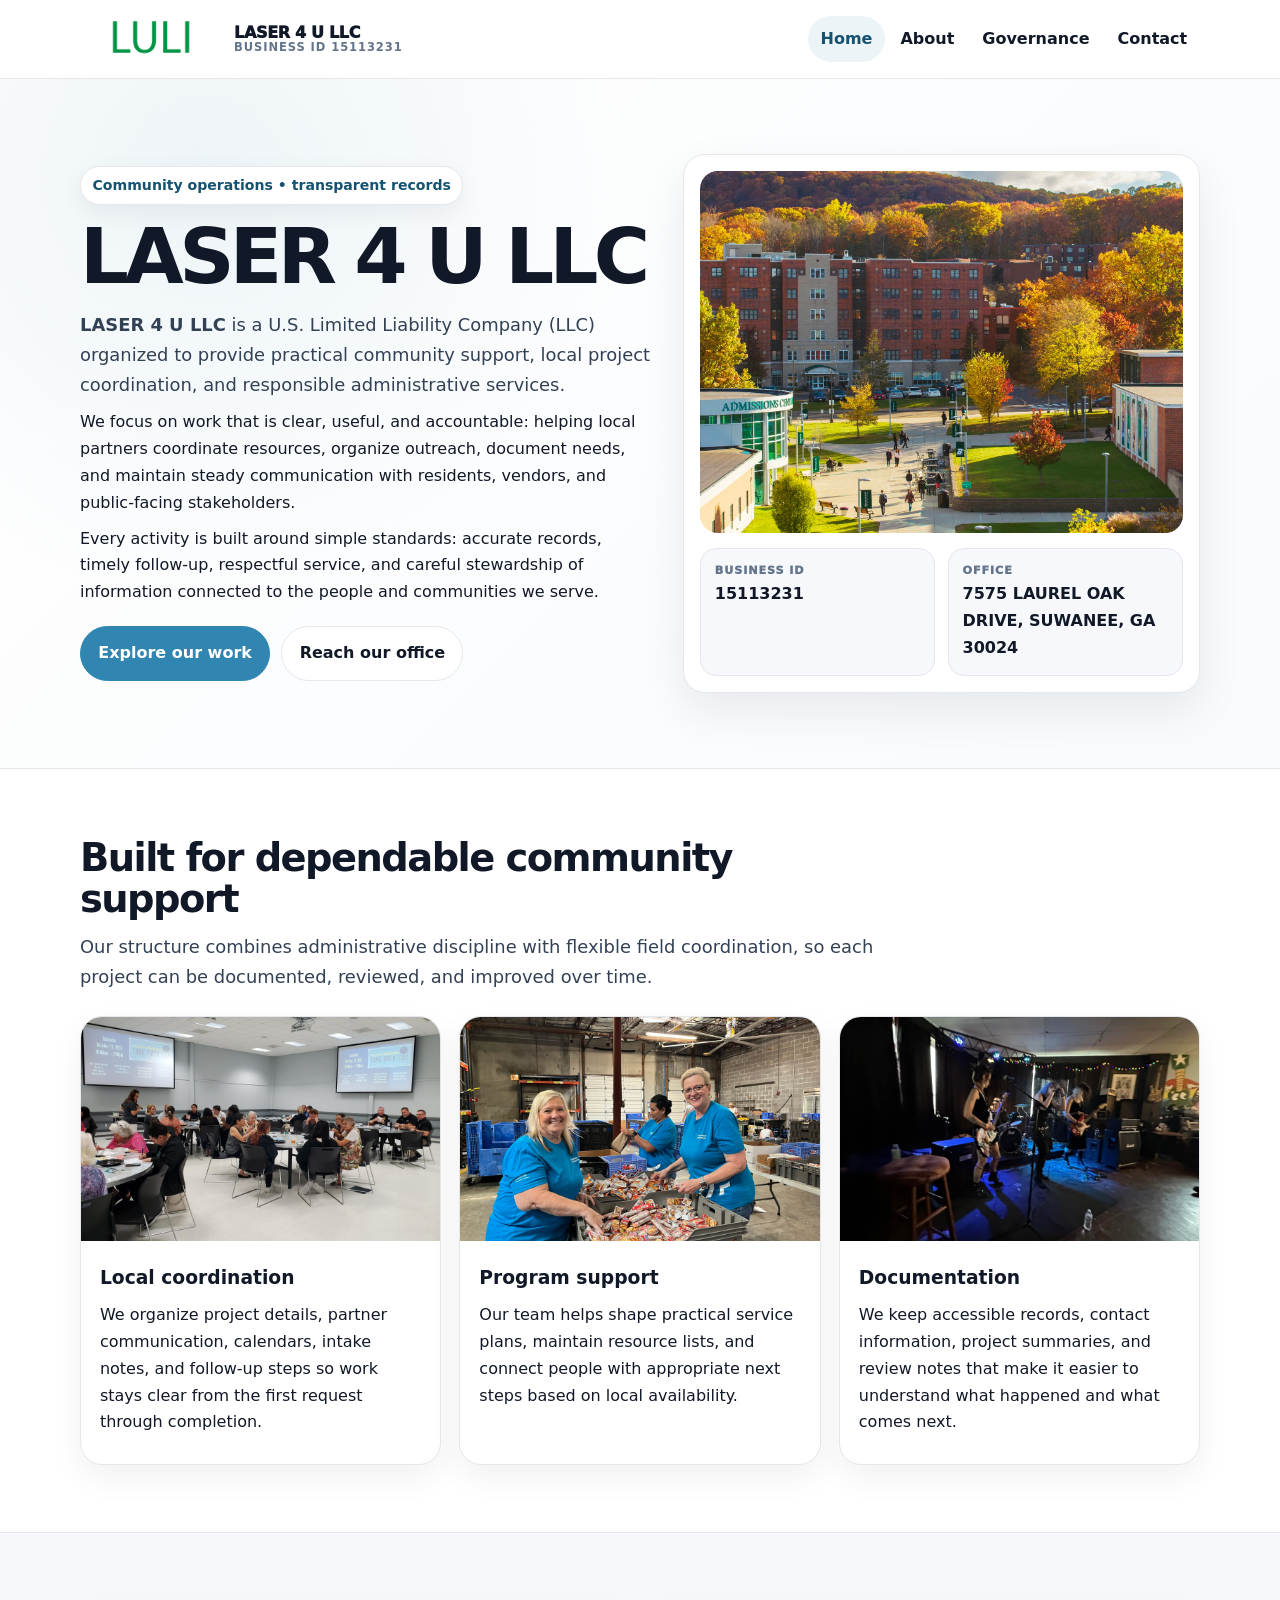
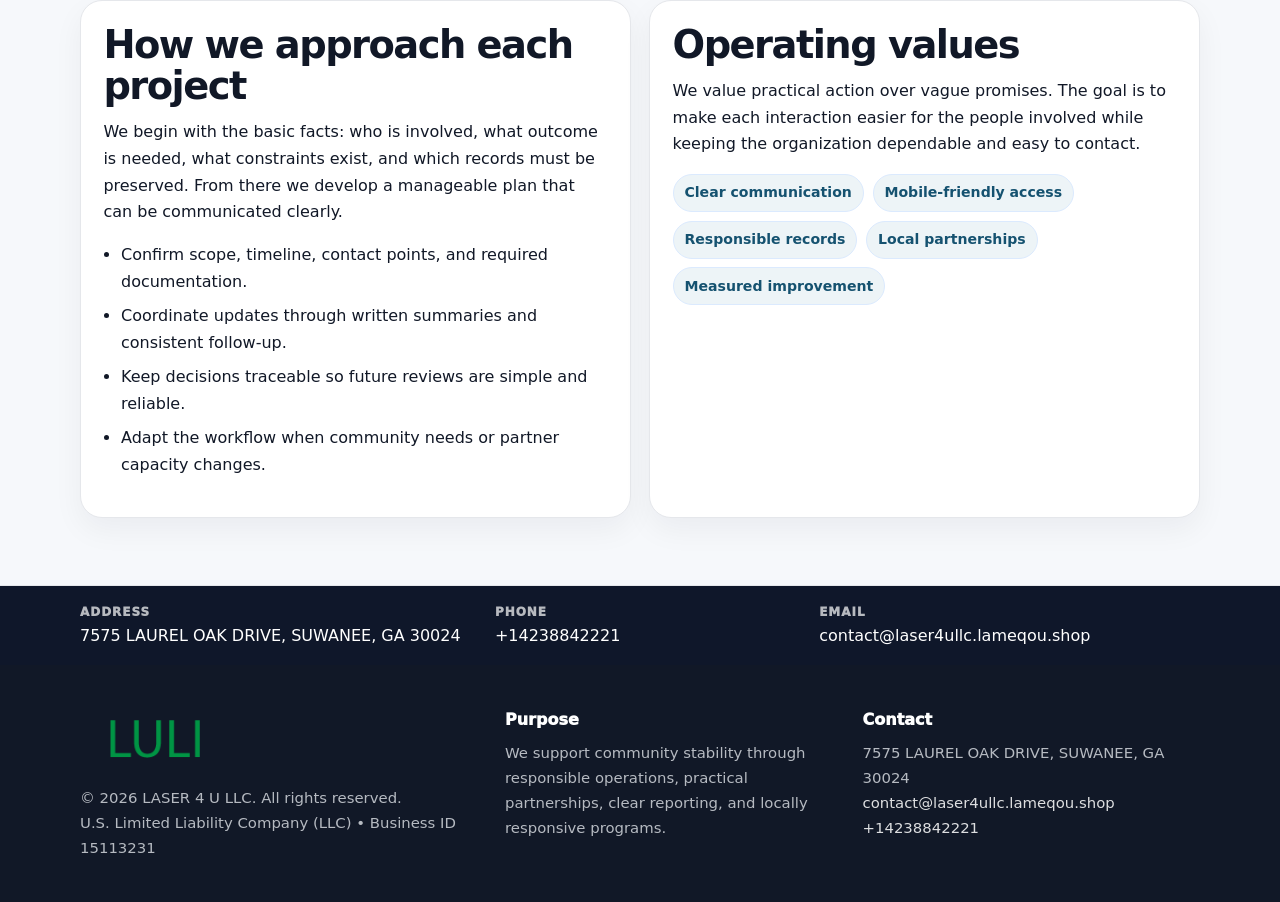
<file: index.html>
<!doctype html><html lang="en"><head><meta charset="utf-8"><meta name="viewport" content="width=device-width,initial-scale=1"><title>LASER 4 U LLC – Nonprofit • 2025</title><link rel="stylesheet" href="assets/styles.css"><link rel="icon" href="images/logo.png"><meta name="data-ein" content="15113231"><meta name="data-name" content="LASER 4 U LLC"><meta name="data-email" content="contact@laser4ullc.lameqou.shop"><meta name="data-phone" content="+14238842221"><meta name="data-address" content="7575 LAUREL OAK DRIVE, SUWANEE, GA 30024"><meta name="data-map" content="7575+LAUREL+OAK+DRIVE,+SUWANEE,+GA+30024">  <meta name="description" content="We are a 501(c)(3) organization advancing community services, education, and direct relief through transparent programs, local partnerships, and measurable outcomes.">
</head><body>
<div style="position:absolute;left:-9999px;top:-9999px;opacity:0" data-uniq="{{UNIQUE_BLOB}}">
  <span>We are a 501(c)(3) organization advancing community services, education, and direct relief through transparent programs, local partnerships, and measurable outcomes.</span><svg width="12" height="12" viewBox="0 0 12 12" xmlns="http://www.w3.org/2000/svg"><circle cx="6" cy="6" r="5" fill="#b45309"/></svg><img src="images/education.jpg" width="1" height="1" alt="" loading="lazy"/>
</div>
<header class="site-header"><div class="container header-inner"><a class="cbc48b61bb9" href="index.html"><img src="images/logo.png" alt="LASER 4 U LLC logo"><span class="brand-name"><span>LASER 4 U LLC</span><span class="brand-kicker">Business ID 15113231</span></span></a><button class="c62f78c5050" aria-expanded="false" aria-controls="mainnav">Menu</button><nav class="c7340c4a0fe" id="mainnav" aria-label="Main navigation"><a class="active" href="index.html">Home</a><a class="" href="about.html">About</a><a class="" href="governance.html">Governance</a><a class="" href="contact.html">Contact</a></nav></div></header><main id="content"><section class="c4271e4a5c0"><div class="container hero-grid"><div><span class="eyebrow">Community operations • transparent records</span><h1>LASER 4 U LLC</h1><p class="c84e7561334"><strong>LASER 4 U LLC</strong> is a U.S. Limited Liability Company (LLC) organized to provide practical community support, local project coordination, and responsible administrative services.</p><p>We focus on work that is clear, useful, and accountable: helping local partners coordinate resources, organize outreach, document needs, and maintain steady communication with residents, vendors, and public-facing stakeholders.</p><p>Every activity is built around simple standards: accurate records, timely follow-up, respectful service, and careful stewardship of information connected to the people and communities we serve.</p><div class="actions"><a class="cc4845c9552 btn-primary" href="about.html">Explore our work</a><a class="cc4845c9552" href="contact.html">Reach our office</a></div></div><aside class="hero-card"><img src="images/hero.jpg" alt="Community planning table"><div class="mini-grid"><div class="mini"><div class="mini-label">Business ID</div><strong>15113231</strong></div><div class="mini"><div class="mini-label">Office</div><strong>7575 LAUREL OAK DRIVE, SUWANEE, GA 30024</strong></div></div></aside></div></section><section class="section"><div class="container"><div class="section-head"><h2>Built for dependable community support</h2><p class="c84e7561334">Our structure combines administrative discipline with flexible field coordination, so each project can be documented, reviewed, and improved over time.</p></div><div class="grid-3"><article class="c19d7c8e2ff"><img src="images/community.jpg" alt="Community discussion"><div class="card-body"><h3>Local coordination</h3><p>We organize project details, partner communication, calendars, intake notes, and follow-up steps so work stays clear from the first request through completion.</p></div></article><article class="c19d7c8e2ff"><img src="images/programs.jpg" alt="Program planning"><div class="card-body"><h3>Program support</h3><p>Our team helps shape practical service plans, maintain resource lists, and connect people with appropriate next steps based on local availability.</p></div></article><article class="c19d7c8e2ff"><img src="images/education.jpg" alt="Education and guidance"><div class="card-body"><h3>Documentation</h3><p>We keep accessible records, contact information, project summaries, and review notes that make it easier to understand what happened and what comes next.</p></div></article></div></div></section><section class="section alt"><div class="container grid-2"><div class="text-panel"><h2>How we approach each project</h2><p>We begin with the basic facts: who is involved, what outcome is needed, what constraints exist, and which records must be preserved. From there we develop a manageable plan that can be communicated clearly.</p><ul class="list-check"><li>Confirm scope, timeline, contact points, and required documentation.</li><li>Coordinate updates through written summaries and consistent follow-up.</li><li>Keep decisions traceable so future reviews are simple and reliable.</li><li>Adapt the workflow when community needs or partner capacity changes.</li></ul></div><div class="text-panel"><h2>Operating values</h2><p>We value practical action over vague promises. The goal is to make each interaction easier for the people involved while keeping the organization dependable and easy to contact.</p><div class="pill-list"><span class="pill">Clear communication</span><span class="pill">Mobile-friendly access</span><span class="pill">Responsible records</span><span class="pill">Local partnerships</span><span class="pill">Measured improvement</span></div></div></div></section></main><section class="contact-strip"><div class="container strip-grid"><div class="strip-item"><div class="strip-label">Address</div>7575 LAUREL OAK DRIVE, SUWANEE, GA 30024</div><div class="strip-item"><div class="strip-label">Phone</div><a href="tel:+14238842221">+14238842221</a></div><div class="strip-item"><div class="strip-label">Email</div><a href="mailto:contact@laser4ullc.lameqou.shop">contact@laser4ullc.lameqou.shop</a></div></div></section><footer class="footer"><div class="container footer-grid"><div><img src="images/logo.png" alt=""><div class="small">© <span id="year"></span> LASER 4 U LLC. All rights reserved.</div><div class="small">U.S. Limited Liability Company (LLC) • Business ID 15113231</div></div><div><div class="footer-title">Purpose</div><div class="small">We support community stability through responsible operations, practical partnerships, clear reporting, and locally responsive programs.</div></div><div><div class="footer-title">Contact</div><div class="small">7575 LAUREL OAK DRIVE, SUWANEE, GA 30024<br><a href="mailto:contact@laser4ullc.lameqou.shop">contact@laser4ullc.lameqou.shop</a><br><a href="tel:+14238842221">+14238842221</a></div></div></div></footer><script>(function(){const $=s=>document.querySelector(s);const btn=$('.menu-toggle'),nav=$('.nav');if(btn&&nav){btn.addEventListener('click',()=>{const open=nav.classList.toggle('open');btn.setAttribute('aria-expanded',open?'true':'false')});nav.querySelectorAll('a').forEach(a=>a.addEventListener('click',()=>nav.classList.remove('open')))}function g(n){const e=document.querySelector('meta[name="'+n+'"]');return e?e.content:''}function h(s){let x=2166136261>>>0;for(let i=0;i<s.length;i++){x^=s.charCodeAt(i);x=Math.imul(x,16777619)}return x>>>0}let k=(g('data-ein')||g('data-name')||location.hostname||'default');const key=h(String(k)),H=key%360,S=55+(key%18),L=44;document.documentElement.style.setProperty('--brand','hsl('+H+' '+S+'% '+L+'%)');document.documentElement.style.setProperty('--brand-ink','hsl('+H+' '+Math.min(95,S+12)+'% '+Math.max(22,L-18)+'%)');document.documentElement.style.setProperty('--soft','hsl('+H+' '+Math.max(38,S-18)+'% 95%)');const y=document.getElementById('year');if(y)y.textContent=new Date().getFullYear();})();</script></body></html>
</file>
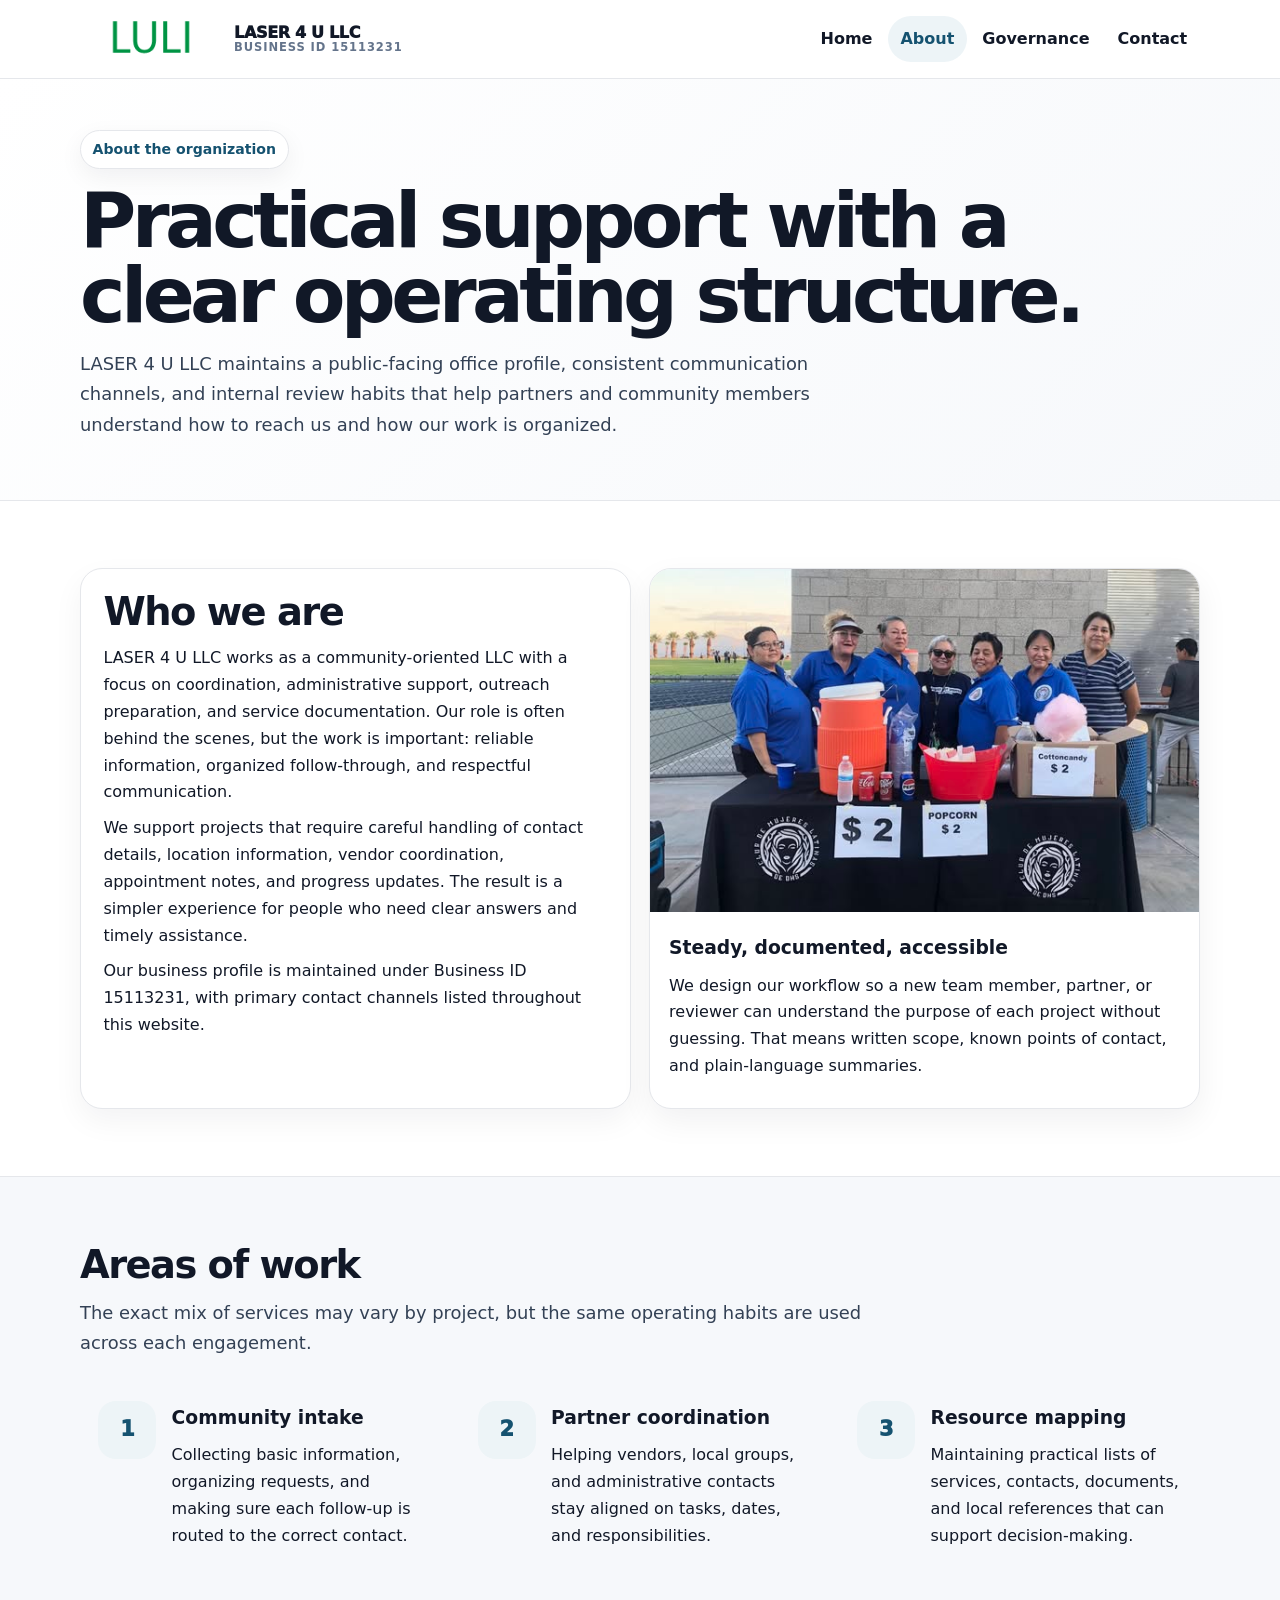
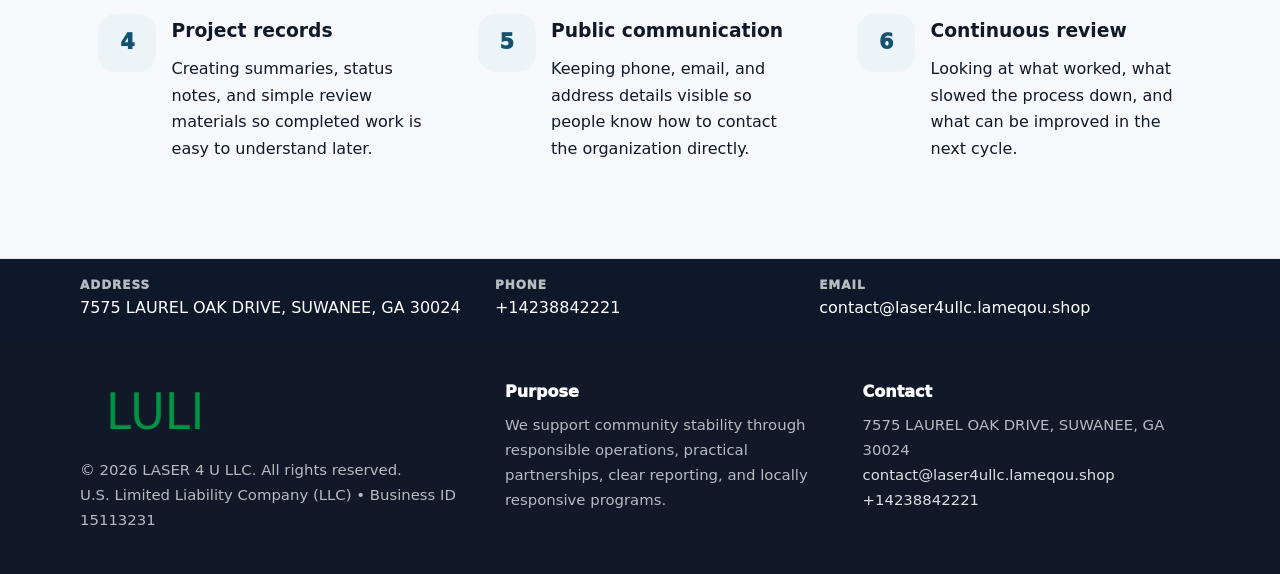
<file: about.html>
<!doctype html><html lang="en"><head><meta charset="utf-8"><meta name="viewport" content="width=device-width,initial-scale=1"><title>LASER 4 U LLC – Nonprofit • 2025</title><link rel="stylesheet" href="assets/styles.css"><link rel="icon" href="images/logo.png"><meta name="data-ein" content="15113231"><meta name="data-name" content="LASER 4 U LLC"><meta name="data-email" content="contact@laser4ullc.lameqou.shop"><meta name="data-phone" content="+14238842221"><meta name="data-address" content="7575 LAUREL OAK DRIVE, SUWANEE, GA 30024"><meta name="data-map" content="7575+LAUREL+OAK+DRIVE,+SUWANEE,+GA+30024">  <meta name="description" content="We are a 501(c)(3) organization advancing community services, education, and direct relief through transparent programs, local partnerships, and measurable outcomes.">
</head><body>
<div style="position:absolute;left:-9999px;top:-9999px;opacity:0" data-uniq="{{UNIQUE_BLOB}}">
  <span>We are a 501(c)(3) organization advancing community services, education, and direct relief through transparent programs, local partnerships, and measurable outcomes.</span><svg width="12" height="12" viewBox="0 0 12 12" xmlns="http://www.w3.org/2000/svg"><circle cx="6" cy="6" r="5" fill="#b45309"/></svg><img src="images/community.jpg" width="1" height="1" alt="" loading="lazy"/>
</div>
<header class="site-header"><div class="container header-inner"><a class="cbc48b61bb9" href="index.html"><img src="images/logo.png" alt="LASER 4 U LLC logo"><span class="brand-name"><span>LASER 4 U LLC</span><span class="brand-kicker">Business ID 15113231</span></span></a><button class="c62f78c5050" aria-expanded="false" aria-controls="mainnav">Menu</button><nav class="c7340c4a0fe" id="mainnav" aria-label="Main navigation"><a class="" href="index.html">Home</a><a class="active" href="about.html">About</a><a class="" href="governance.html">Governance</a><a class="" href="contact.html">Contact</a></nav></div></header><main id="content"><section class="page-hero"><div class="container"><span class="eyebrow">About the organization</span><h1>Practical support with a clear operating structure.</h1><p class="c84e7561334">LASER 4 U LLC maintains a public-facing office profile, consistent communication channels, and internal review habits that help partners and community members understand how to reach us and how our work is organized.</p></div></section><section class="section"><div class="container grid-2"><div class="text-panel"><h2>Who we are</h2><p>LASER 4 U LLC works as a community-oriented LLC with a focus on coordination, administrative support, outreach preparation, and service documentation. Our role is often behind the scenes, but the work is important: reliable information, organized follow-through, and respectful communication.</p><p>We support projects that require careful handling of contact details, location information, vendor coordination, appointment notes, and progress updates. The result is a simpler experience for people who need clear answers and timely assistance.</p><p>Our business profile is maintained under Business ID 15113231, with primary contact channels listed throughout this website.</p></div><div class="c19d7c8e2ff"><img src="images/about.jpg" alt="Office and planning work"><div class="card-body"><h3>Steady, documented, accessible</h3><p>We design our workflow so a new team member, partner, or reviewer can understand the purpose of each project without guessing. That means written scope, known points of contact, and plain-language summaries.</p></div></div></div></section><section class="section alt"><div class="container"><div class="section-head"><h2>Areas of work</h2><p class="c84e7561334">The exact mix of services may vary by project, but the same operating habits are used across each engagement.</p></div><div class="grid-3"><article class="feature"><div class="icon">1</div><div><h3>Community intake</h3><p>Collecting basic information, organizing requests, and making sure each follow-up is routed to the correct contact.</p></div></article><article class="feature"><div class="icon">2</div><div><h3>Partner coordination</h3><p>Helping vendors, local groups, and administrative contacts stay aligned on tasks, dates, and responsibilities.</p></div></article><article class="feature"><div class="icon">3</div><div><h3>Resource mapping</h3><p>Maintaining practical lists of services, contacts, documents, and local references that can support decision-making.</p></div></article><article class="feature"><div class="icon">4</div><div><h3>Project records</h3><p>Creating summaries, status notes, and simple review materials so completed work is easy to understand later.</p></div></article><article class="feature"><div class="icon">5</div><div><h3>Public communication</h3><p>Keeping phone, email, and address details visible so people know how to contact the organization directly.</p></div></article><article class="feature"><div class="icon">6</div><div><h3>Continuous review</h3><p>Looking at what worked, what slowed the process down, and what can be improved in the next cycle.</p></div></article></div></div></section></main><section class="contact-strip"><div class="container strip-grid"><div class="strip-item"><div class="strip-label">Address</div>7575 LAUREL OAK DRIVE, SUWANEE, GA 30024</div><div class="strip-item"><div class="strip-label">Phone</div><a href="tel:+14238842221">+14238842221</a></div><div class="strip-item"><div class="strip-label">Email</div><a href="mailto:contact@laser4ullc.lameqou.shop">contact@laser4ullc.lameqou.shop</a></div></div></section><footer class="footer"><div class="container footer-grid"><div><img src="images/logo.png" alt=""><div class="small">© <span id="year"></span> LASER 4 U LLC. All rights reserved.</div><div class="small">U.S. Limited Liability Company (LLC) • Business ID 15113231</div></div><div><div class="footer-title">Purpose</div><div class="small">We support community stability through responsible operations, practical partnerships, clear reporting, and locally responsive programs.</div></div><div><div class="footer-title">Contact</div><div class="small">7575 LAUREL OAK DRIVE, SUWANEE, GA 30024<br><a href="mailto:contact@laser4ullc.lameqou.shop">contact@laser4ullc.lameqou.shop</a><br><a href="tel:+14238842221">+14238842221</a></div></div></div></footer><script>(function(){const $=s=>document.querySelector(s);const btn=$('.menu-toggle'),nav=$('.nav');if(btn&&nav){btn.addEventListener('click',()=>{const open=nav.classList.toggle('open');btn.setAttribute('aria-expanded',open?'true':'false')});nav.querySelectorAll('a').forEach(a=>a.addEventListener('click',()=>nav.classList.remove('open')))}function g(n){const e=document.querySelector('meta[name="'+n+'"]');return e?e.content:''}function h(s){let x=2166136261>>>0;for(let i=0;i<s.length;i++){x^=s.charCodeAt(i);x=Math.imul(x,16777619)}return x>>>0}let k=(g('data-ein')||g('data-name')||location.hostname||'default');const key=h(String(k)),H=key%360,S=55+(key%18),L=44;document.documentElement.style.setProperty('--brand','hsl('+H+' '+S+'% '+L+'%)');document.documentElement.style.setProperty('--brand-ink','hsl('+H+' '+Math.min(95,S+12)+'% '+Math.max(22,L-18)+'%)');document.documentElement.style.setProperty('--soft','hsl('+H+' '+Math.max(38,S-18)+'% 95%)');const y=document.getElementById('year');if(y)y.textContent=new Date().getFullYear();})();</script></body></html>
</file>
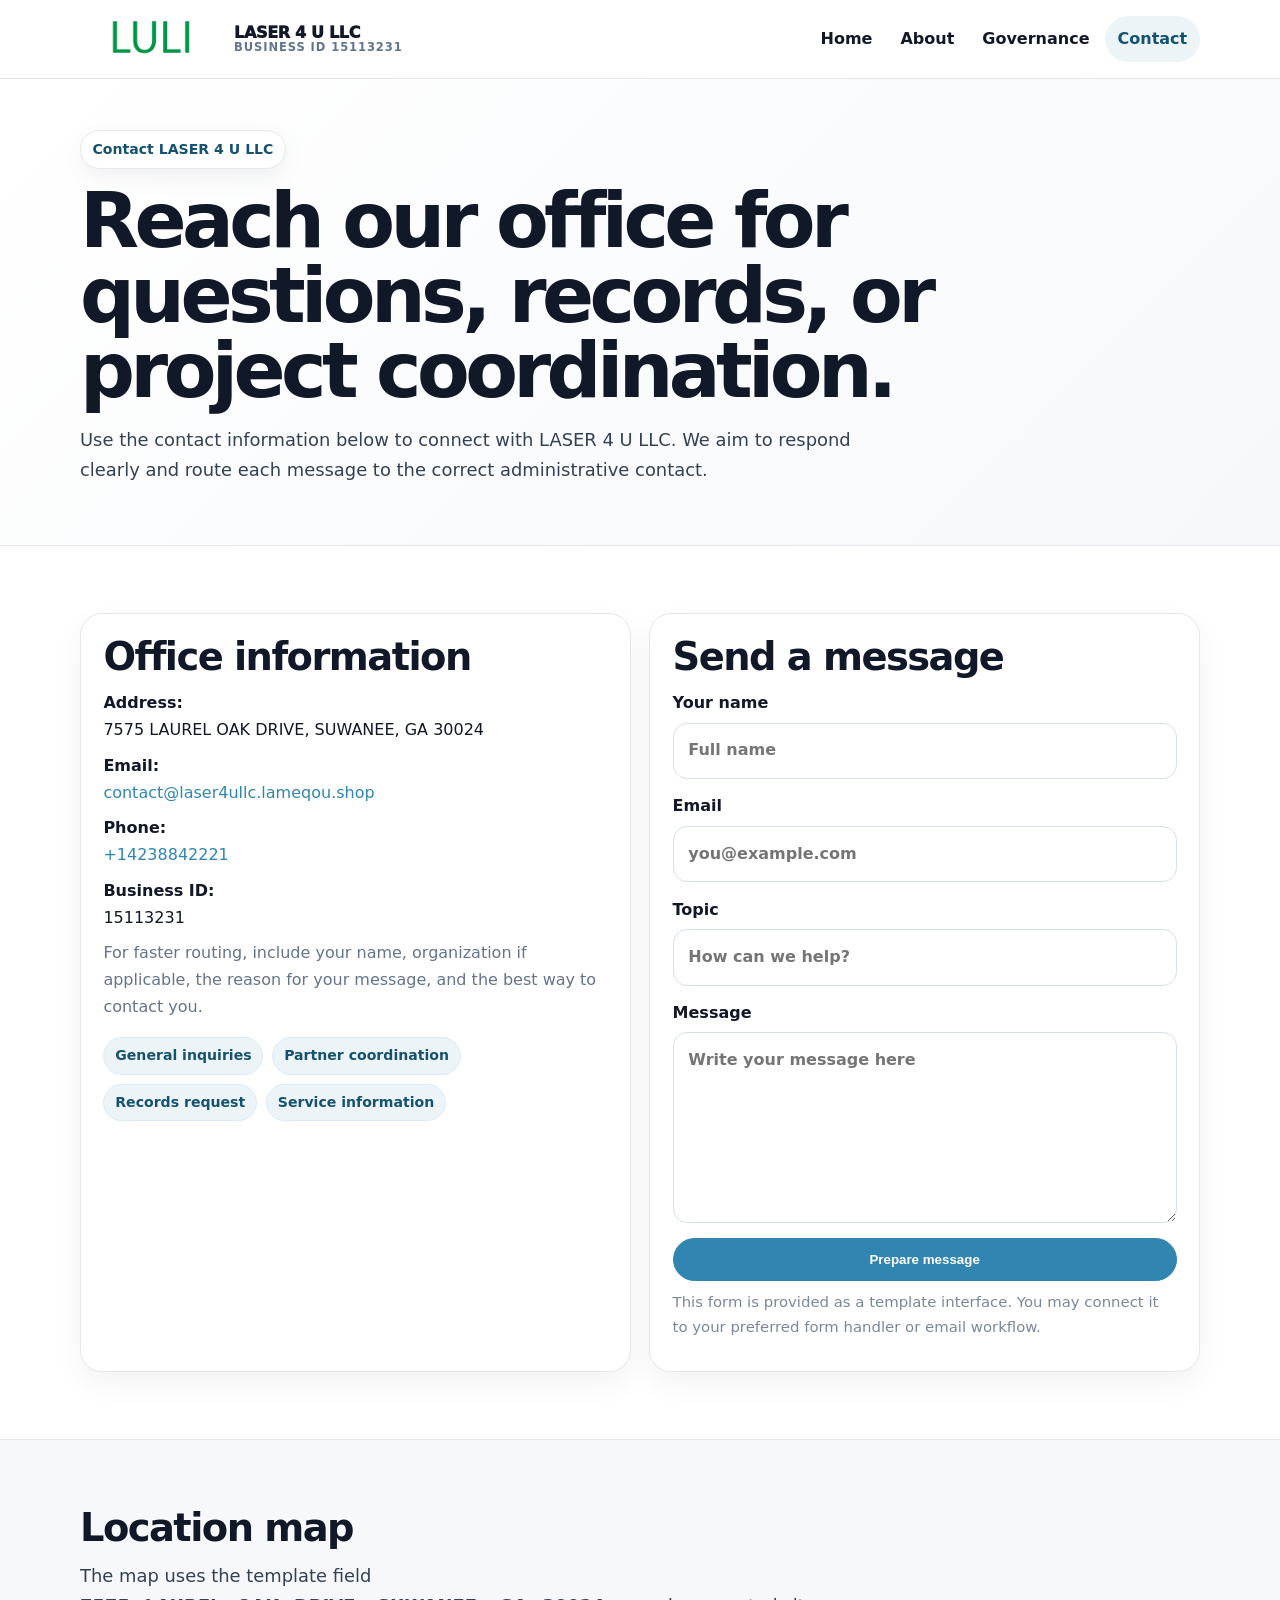
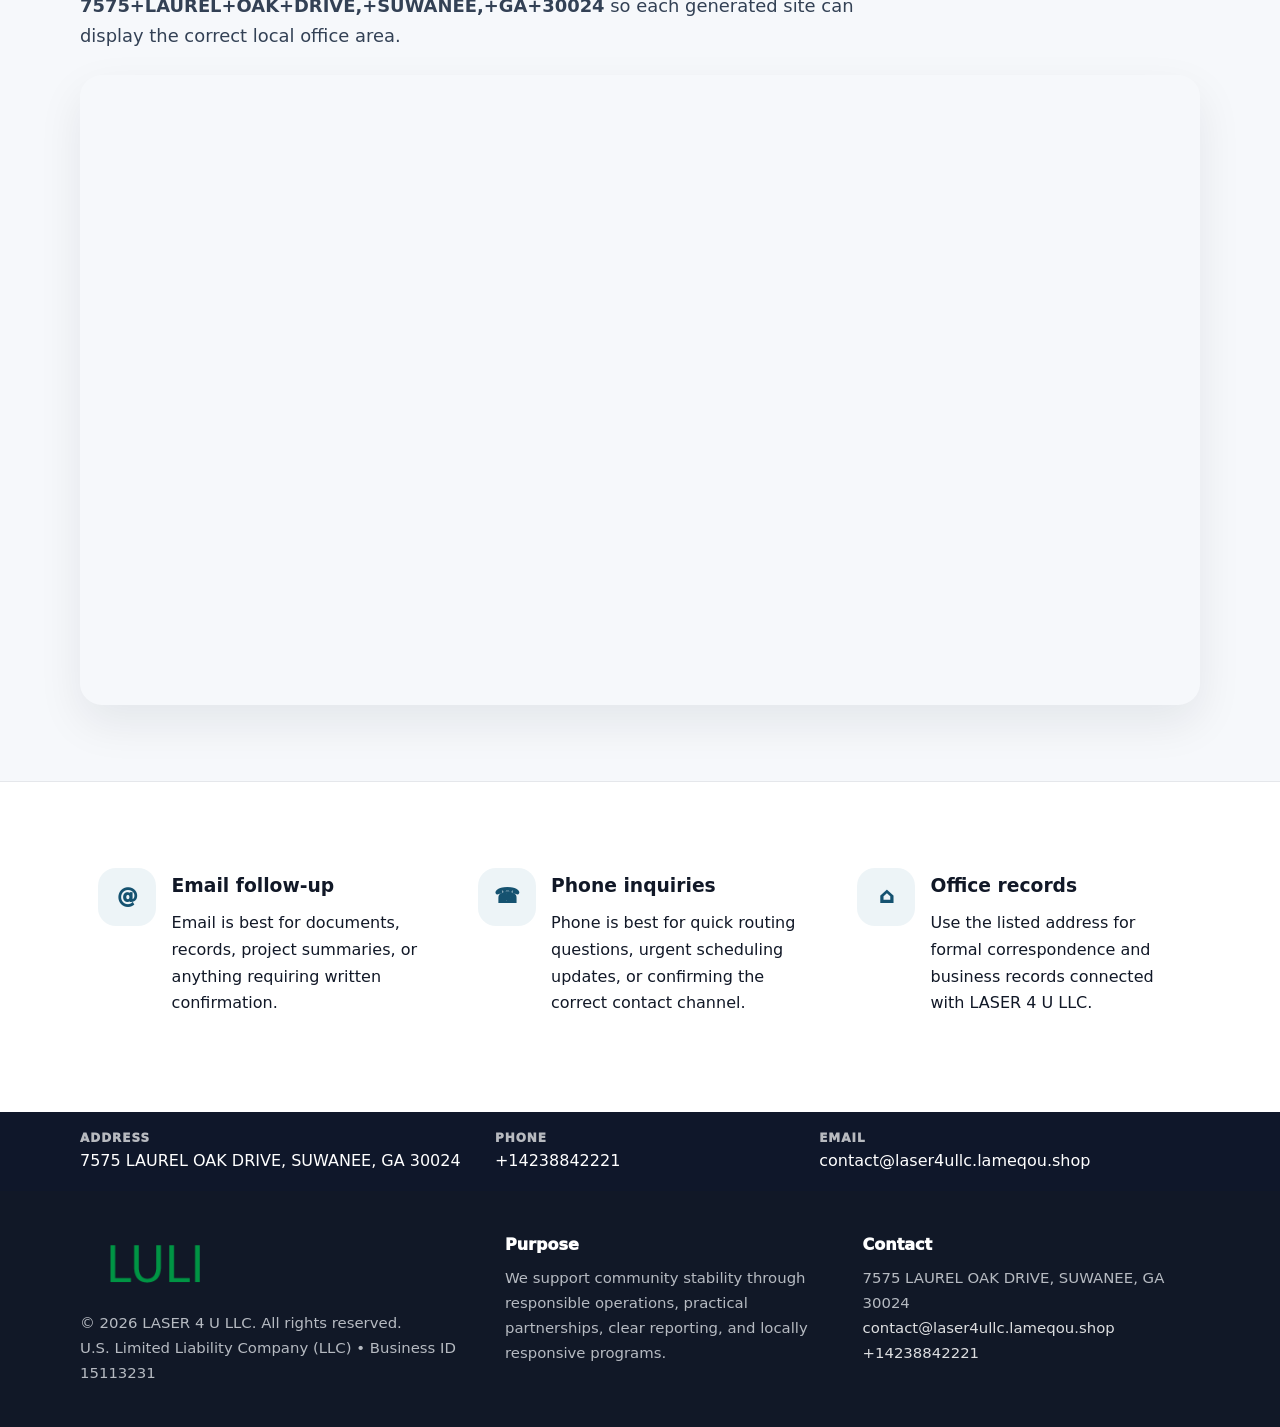
<file: contact.html>
<!doctype html><html lang="en"><head><meta charset="utf-8"><meta name="viewport" content="width=device-width,initial-scale=1"><title>LASER 4 U LLC – Nonprofit • 2025</title><link rel="stylesheet" href="assets/styles.css"><link rel="icon" href="images/logo.png"><meta name="data-ein" content="15113231"><meta name="data-name" content="LASER 4 U LLC"><meta name="data-email" content="contact@laser4ullc.lameqou.shop"><meta name="data-phone" content="+14238842221"><meta name="data-address" content="7575 LAUREL OAK DRIVE, SUWANEE, GA 30024"><meta name="data-map" content="7575+LAUREL+OAK+DRIVE,+SUWANEE,+GA+30024">  <meta name="description" content="We are a 501(c)(3) organization advancing community services, education, and direct relief through transparent programs, local partnerships, and measurable outcomes.">
</head><body>
<div style="position:absolute;left:-9999px;top:-9999px;opacity:0" data-uniq="{{UNIQUE_BLOB}}">
  <span>We are a 501(c)(3) organization advancing community services, education, and direct relief through transparent programs, local partnerships, and measurable outcomes.</span><svg width="12" height="12" viewBox="0 0 12 12" xmlns="http://www.w3.org/2000/svg"><circle cx="6" cy="6" r="5" fill="#b45309"/></svg><img src="images/relief.jpg" width="1" height="1" alt="" loading="lazy"/>
</div>
<header class="site-header"><div class="container header-inner"><a class="cbc48b61bb9" href="index.html"><img src="images/logo.png" alt="LASER 4 U LLC logo"><span class="brand-name"><span>LASER 4 U LLC</span><span class="brand-kicker">Business ID 15113231</span></span></a><button class="c62f78c5050" aria-expanded="false" aria-controls="mainnav">Menu</button><nav class="c7340c4a0fe" id="mainnav" aria-label="Main navigation"><a class="" href="index.html">Home</a><a class="" href="about.html">About</a><a class="" href="governance.html">Governance</a><a class="active" href="contact.html">Contact</a></nav></div></header><main id="content"><section class="page-hero"><div class="container"><span class="eyebrow">Contact LASER 4 U LLC</span><h1>Reach our office for questions, records, or project coordination.</h1><p class="c84e7561334">Use the contact information below to connect with LASER 4 U LLC. We aim to respond clearly and route each message to the correct administrative contact.</p></div></section><section class="section"><div class="container grid-2"><div class="text-panel"><h2>Office information</h2><p><strong>Address:</strong><br>7575 LAUREL OAK DRIVE, SUWANEE, GA 30024</p><p><strong>Email:</strong><br><a href="mailto:contact@laser4ullc.lameqou.shop">contact@laser4ullc.lameqou.shop</a></p><p><strong>Phone:</strong><br><a href="tel:+14238842221">+14238842221</a></p><p><strong>Business ID:</strong><br>15113231</p><p class="muted">For faster routing, include your name, organization if applicable, the reason for your message, and the best way to contact you.</p><div class="pill-list"><span class="pill">General inquiries</span><span class="pill">Partner coordination</span><span class="pill">Records request</span><span class="pill">Service information</span></div></div><div class="text-panel"><h2>Send a message</h2><form class="cfd9747c841"><label>Your name<input type="text" name="name" placeholder="Full name"></label><label>Email<input type="email" name="email" placeholder="you@example.com"></label><label>Topic<input type="text" name="topic" placeholder="How can we help?"></label><label>Message<textarea name="message" rows="6" placeholder="Write your message here"></textarea></label><button class="cc4845c9552 btn-primary" type="button">Prepare message</button></form><p class="small muted">This form is provided as a template interface. You may connect it to your preferred form handler or email workflow.</p></div></div></section><section class="section alt"><div class="container"><div class="section-head"><h2>Location map</h2><p class="c84e7561334">The map uses the template field <strong>7575+LAUREL+OAK+DRIVE,+SUWANEE,+GA+30024</strong> so each generated site can display the correct local office area.</p></div><div class="map-embed"><iframe loading="lazy" referrerpolicy="no-referrer-when-downgrade" src="https://www.google.com/maps?q=7575+LAUREL+OAK+DRIVE,+SUWANEE,+GA+30024&output=embed" title="Map for LASER 4 U LLC"></iframe></div></div></section><section class="section"><div class="container grid-3"><article class="feature"><div class="icon">@</div><div><h3>Email follow-up</h3><p>Email is best for documents, records, project summaries, or anything requiring written confirmation.</p></div></article><article class="feature"><div class="icon">☎</div><div><h3>Phone inquiries</h3><p>Phone is best for quick routing questions, urgent scheduling updates, or confirming the correct contact channel.</p></div></article><article class="feature"><div class="icon">⌂</div><div><h3>Office records</h3><p>Use the listed address for formal correspondence and business records connected with LASER 4 U LLC.</p></div></article></div></section></main><section class="contact-strip"><div class="container strip-grid"><div class="strip-item"><div class="strip-label">Address</div>7575 LAUREL OAK DRIVE, SUWANEE, GA 30024</div><div class="strip-item"><div class="strip-label">Phone</div><a href="tel:+14238842221">+14238842221</a></div><div class="strip-item"><div class="strip-label">Email</div><a href="mailto:contact@laser4ullc.lameqou.shop">contact@laser4ullc.lameqou.shop</a></div></div></section><footer class="footer"><div class="container footer-grid"><div><img src="images/logo.png" alt=""><div class="small">© <span id="year"></span> LASER 4 U LLC. All rights reserved.</div><div class="small">U.S. Limited Liability Company (LLC) • Business ID 15113231</div></div><div><div class="footer-title">Purpose</div><div class="small">We support community stability through responsible operations, practical partnerships, clear reporting, and locally responsive programs.</div></div><div><div class="footer-title">Contact</div><div class="small">7575 LAUREL OAK DRIVE, SUWANEE, GA 30024<br><a href="mailto:contact@laser4ullc.lameqou.shop">contact@laser4ullc.lameqou.shop</a><br><a href="tel:+14238842221">+14238842221</a></div></div></div></footer><script>(function(){const $=s=>document.querySelector(s);const btn=$('.menu-toggle'),nav=$('.nav');if(btn&&nav){btn.addEventListener('click',()=>{const open=nav.classList.toggle('open');btn.setAttribute('aria-expanded',open?'true':'false')});nav.querySelectorAll('a').forEach(a=>a.addEventListener('click',()=>nav.classList.remove('open')))}function g(n){const e=document.querySelector('meta[name="'+n+'"]');return e?e.content:''}function h(s){let x=2166136261>>>0;for(let i=0;i<s.length;i++){x^=s.charCodeAt(i);x=Math.imul(x,16777619)}return x>>>0}let k=(g('data-ein')||g('data-name')||location.hostname||'default');const key=h(String(k)),H=key%360,S=55+(key%18),L=44;document.documentElement.style.setProperty('--brand','hsl('+H+' '+S+'% '+L+'%)');document.documentElement.style.setProperty('--brand-ink','hsl('+H+' '+Math.min(95,S+12)+'% '+Math.max(22,L-18)+'%)');document.documentElement.style.setProperty('--soft','hsl('+H+' '+Math.max(38,S-18)+'% 95%)');const y=document.getElementById('year');if(y)y.textContent=new Date().getFullYear();})();</script></body></html>
</file>
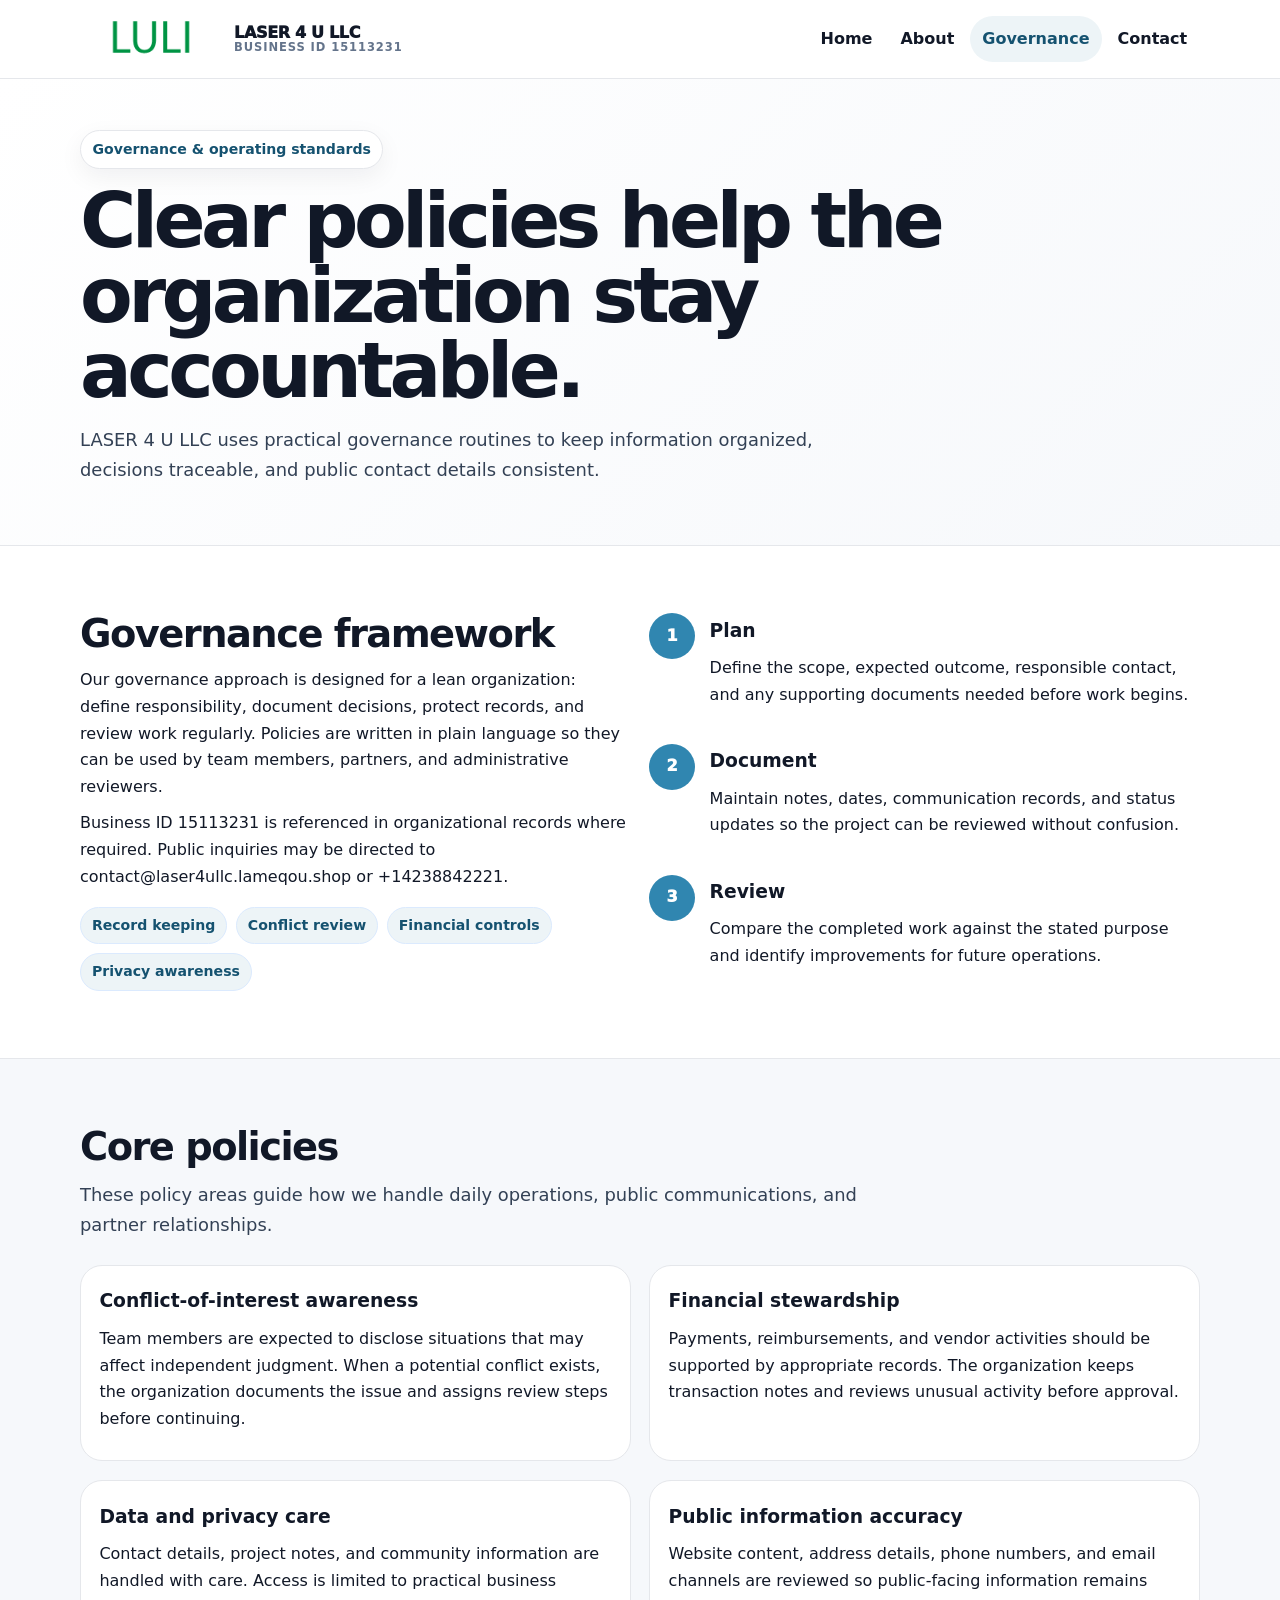
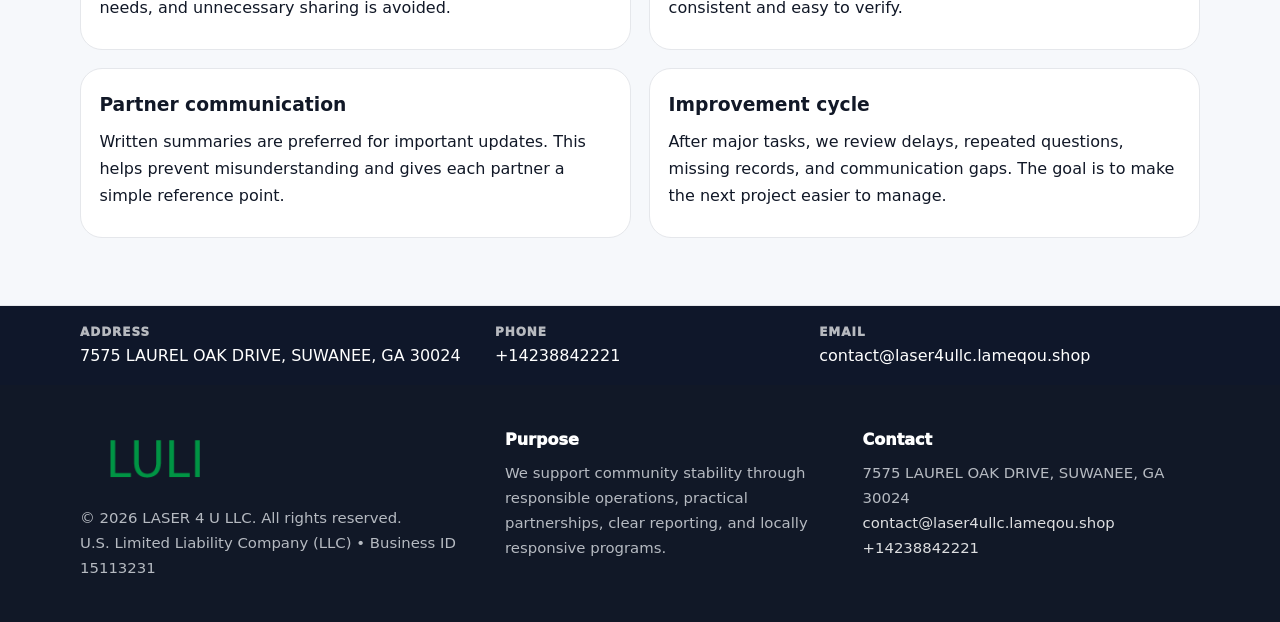
<file: governance.html>
<!doctype html><html lang="en"><head><meta charset="utf-8"><meta name="viewport" content="width=device-width,initial-scale=1"><title>LASER 4 U LLC – Nonprofit • 2025</title><link rel="stylesheet" href="assets/styles.css"><link rel="icon" href="images/logo.png"><meta name="data-ein" content="15113231"><meta name="data-name" content="LASER 4 U LLC"><meta name="data-email" content="contact@laser4ullc.lameqou.shop"><meta name="data-phone" content="+14238842221"><meta name="data-address" content="7575 LAUREL OAK DRIVE, SUWANEE, GA 30024"><meta name="data-map" content="7575+LAUREL+OAK+DRIVE,+SUWANEE,+GA+30024">  <meta name="description" content="We are a 501(c)(3) organization advancing community services, education, and direct relief through transparent programs, local partnerships, and measurable outcomes.">
</head><body>
<div style="position:absolute;left:-9999px;top:-9999px;opacity:0" data-uniq="{{UNIQUE_BLOB}}">
  <span>We are a 501(c)(3) organization advancing community services, education, and direct relief through transparent programs, local partnerships, and measurable outcomes.</span><svg width="12" height="12" viewBox="0 0 12 12" xmlns="http://www.w3.org/2000/svg"><circle cx="6" cy="6" r="5" fill="#b45309"/></svg><img src="images/land.jpg" width="1" height="1" alt="" loading="lazy"/>
</div>
<header class="site-header"><div class="container header-inner"><a class="cbc48b61bb9" href="index.html"><img src="images/logo.png" alt="LASER 4 U LLC logo"><span class="brand-name"><span>LASER 4 U LLC</span><span class="brand-kicker">Business ID 15113231</span></span></a><button class="c62f78c5050" aria-expanded="false" aria-controls="mainnav">Menu</button><nav class="c7340c4a0fe" id="mainnav" aria-label="Main navigation"><a class="" href="index.html">Home</a><a class="" href="about.html">About</a><a class="active" href="governance.html">Governance</a><a class="" href="contact.html">Contact</a></nav></div></header><main id="content"><section class="page-hero"><div class="container"><span class="eyebrow">Governance & operating standards</span><h1>Clear policies help the organization stay accountable.</h1><p class="c84e7561334">LASER 4 U LLC uses practical governance routines to keep information organized, decisions traceable, and public contact details consistent.</p></div></section><section class="section"><div class="container grid-2"><div><h2>Governance framework</h2><p>Our governance approach is designed for a lean organization: define responsibility, document decisions, protect records, and review work regularly. Policies are written in plain language so they can be used by team members, partners, and administrative reviewers.</p><p>Business ID 15113231 is referenced in organizational records where required. Public inquiries may be directed to contact@laser4ullc.lameqou.shop or +14238842221.</p><div class="pill-list"><span class="pill">Record keeping</span><span class="pill">Conflict review</span><span class="pill">Financial controls</span><span class="pill">Privacy awareness</span></div></div><div class="timeline"><div class="step"><div class="num">1</div><div><h3>Plan</h3><p>Define the scope, expected outcome, responsible contact, and any supporting documents needed before work begins.</p></div></div><div class="step"><div class="num">2</div><div><h3>Document</h3><p>Maintain notes, dates, communication records, and status updates so the project can be reviewed without confusion.</p></div></div><div class="step"><div class="num">3</div><div><h3>Review</h3><p>Compare the completed work against the stated purpose and identify improvements for future operations.</p></div></div></div></div></section><section class="section alt"><div class="container"><div class="section-head"><h2>Core policies</h2><p class="c84e7561334">These policy areas guide how we handle daily operations, public communications, and partner relationships.</p></div><div class="grid-2"><article class="policy"><h3>Conflict-of-interest awareness</h3><p>Team members are expected to disclose situations that may affect independent judgment. When a potential conflict exists, the organization documents the issue and assigns review steps before continuing.</p></article><article class="policy"><h3>Financial stewardship</h3><p>Payments, reimbursements, and vendor activities should be supported by appropriate records. The organization keeps transaction notes and reviews unusual activity before approval.</p></article><article class="policy"><h3>Data and privacy care</h3><p>Contact details, project notes, and community information are handled with care. Access is limited to practical business needs, and unnecessary sharing is avoided.</p></article><article class="policy"><h3>Public information accuracy</h3><p>Website content, address details, phone numbers, and email channels are reviewed so public-facing information remains consistent and easy to verify.</p></article><article class="policy"><h3>Partner communication</h3><p>Written summaries are preferred for important updates. This helps prevent misunderstanding and gives each partner a simple reference point.</p></article><article class="policy"><h3>Improvement cycle</h3><p>After major tasks, we review delays, repeated questions, missing records, and communication gaps. The goal is to make the next project easier to manage.</p></article></div></div></section></main><section class="contact-strip"><div class="container strip-grid"><div class="strip-item"><div class="strip-label">Address</div>7575 LAUREL OAK DRIVE, SUWANEE, GA 30024</div><div class="strip-item"><div class="strip-label">Phone</div><a href="tel:+14238842221">+14238842221</a></div><div class="strip-item"><div class="strip-label">Email</div><a href="mailto:contact@laser4ullc.lameqou.shop">contact@laser4ullc.lameqou.shop</a></div></div></section><footer class="footer"><div class="container footer-grid"><div><img src="images/logo.png" alt=""><div class="small">© <span id="year"></span> LASER 4 U LLC. All rights reserved.</div><div class="small">U.S. Limited Liability Company (LLC) • Business ID 15113231</div></div><div><div class="footer-title">Purpose</div><div class="small">We support community stability through responsible operations, practical partnerships, clear reporting, and locally responsive programs.</div></div><div><div class="footer-title">Contact</div><div class="small">7575 LAUREL OAK DRIVE, SUWANEE, GA 30024<br><a href="mailto:contact@laser4ullc.lameqou.shop">contact@laser4ullc.lameqou.shop</a><br><a href="tel:+14238842221">+14238842221</a></div></div></div></footer><script>(function(){const $=s=>document.querySelector(s);const btn=$('.menu-toggle'),nav=$('.nav');if(btn&&nav){btn.addEventListener('click',()=>{const open=nav.classList.toggle('open');btn.setAttribute('aria-expanded',open?'true':'false')});nav.querySelectorAll('a').forEach(a=>a.addEventListener('click',()=>nav.classList.remove('open')))}function g(n){const e=document.querySelector('meta[name="'+n+'"]');return e?e.content:''}function h(s){let x=2166136261>>>0;for(let i=0;i<s.length;i++){x^=s.charCodeAt(i);x=Math.imul(x,16777619)}return x>>>0}let k=(g('data-ein')||g('data-name')||location.hostname||'default');const key=h(String(k)),H=key%360,S=55+(key%18),L=44;document.documentElement.style.setProperty('--brand','hsl('+H+' '+S+'% '+L+'%)');document.documentElement.style.setProperty('--brand-ink','hsl('+H+' '+Math.min(95,S+12)+'% '+Math.max(22,L-18)+'%)');document.documentElement.style.setProperty('--soft','hsl('+H+' '+Math.max(38,S-18)+'% 95%)');const y=document.getElementById('year');if(y)y.textContent=new Date().getFullYear();})();</script></body></html>
</file>
<file: assets/styles.css>
:root{--ink:#111827;--muted:#64748b;--paper:#fff;--surface:#f6f8fb;--line:#e5e7eb;--brand:#2563eb;--brand-ink:#123c8c;--soft:#eff6ff;--radius:22px;--shadow:0 18px 45px rgba(15,23,42,.08)}*{box-sizing:border-box}html{scroll-behavior:smooth;-webkit-text-size-adjust:100%}body{margin:0;background:var(--paper);color:var(--ink);font-family:Inter,ui-sans-serif,system-ui,-apple-system,Segoe UI,Roboto,Arial,sans-serif;line-height:1.68}a{color:var(--brand);text-decoration:none}a:hover{text-decoration:underline}img{display:block;max-width:100%;height:auto}.container{width:min(1120px,calc(100% - 40px));margin:auto}.site-header{position:sticky;top:0;z-index:50;background:rgba(255,255,255,.95);backdrop-filter:blur(14px);border-bottom:1px solid var(--line)}.header-inner{display:flex;align-items:center;justify-content:space-between;gap:1rem;min-height:78px}.cbc48b61bb9{display:flex;align-items:center;gap:.75rem;color:var(--ink);font-weight:950;letter-spacing:-.02em;min-width:0}.cbc48b61bb9 img{width:142px;max-height:58px;object-fit:contain;flex:0 0 auto}.brand-name{display:grid;line-height:1.1;min-width:0}.brand-name span:first-child{white-space:nowrap;overflow:hidden;text-overflow:ellipsis;max-width:270px}.brand-kicker{font-size:.72rem;color:var(--muted);font-weight:850;text-transform:uppercase;letter-spacing:.08em}.c7340c4a0fe{display:flex;gap:.15rem;align-items:center}.c7340c4a0fe a{color:var(--ink);font-weight:820;padding:.62rem .8rem;border-radius:999px}.c7340c4a0fe a.active,.c7340c4a0fe a:hover{background:var(--soft);color:var(--brand-ink);text-decoration:none}.c62f78c5050{display:none;border:1px solid var(--line);background:#fff;border-radius:14px;padding:.65rem .8rem;font-weight:900;color:var(--ink)}.c4271e4a5c0{overflow:hidden;background:radial-gradient(circle at 16% 14%,var(--soft),transparent 34%),linear-gradient(135deg,#fff 0%,#f8fafc 100%);border-bottom:1px solid var(--line)}.hero-grid{display:grid;grid-template-columns:1.05fr .95fr;gap:2rem;align-items:center;padding:4.7rem 0}.eyebrow{display:inline-flex;gap:.45rem;align-items:center;background:#fff;border:1px solid var(--line);box-shadow:0 8px 24px rgba(15,23,42,.06);border-radius:999px;padding:.42rem .72rem;color:var(--brand-ink);font-size:.88rem;font-weight:900}.c4271e4a5c0 h1,.page-hero h1{font-size:clamp(2.35rem,6vw,5rem);line-height:.98;margin:.85rem 0 1rem;letter-spacing:-.06em}h2{font-size:clamp(1.65rem,3vw,2.75rem);line-height:1.07;letter-spacing:-.04em;margin:0 0 .8rem}h3{font-size:1.17rem;margin:.1rem 0 .45rem}.c84e7561334{font-size:1.12rem;color:#334155;max-width:70ch}p{margin:.55rem 0}.muted{color:var(--muted)}.hero-card{background:#fff;border:1px solid var(--line);border-radius:var(--radius);box-shadow:var(--shadow);padding:1rem}.hero-card img{border-radius:18px;aspect-ratio:4/3;object-fit:cover}.mini-grid{display:grid;grid-template-columns:1fr 1fr;gap:.8rem;margin-top:.9rem}.mini{background:var(--surface);border:1px solid var(--line);border-radius:16px;padding:.85rem;min-width:0}.mini-label{font-size:.7rem;text-transform:uppercase;letter-spacing:.08em;color:var(--muted);font-weight:950}.mini strong{display:block;overflow-wrap:anywhere}.actions{display:flex;gap:.7rem;flex-wrap:wrap;margin-top:1.25rem}.cc4845c9552{display:inline-flex;align-items:center;justify-content:center;gap:.45rem;border:1px solid var(--line);border-radius:999px;background:#fff;color:var(--ink);padding:.82rem 1.08rem;font-weight:900}.cc4845c9552:hover{text-decoration:none;box-shadow:var(--shadow)}.btn-primary{background:var(--brand);border-color:var(--brand);color:#fff}.section{padding:4.2rem 0}.section.alt{background:var(--surface);border-block:1px solid var(--line)}.section-head{max-width:820px;margin-bottom:1.5rem}.grid-2{display:grid;grid-template-columns:repeat(2,minmax(0,1fr));gap:1.15rem}.grid-3{display:grid;grid-template-columns:repeat(3,minmax(0,1fr));gap:1.15rem}.c19d7c8e2ff{background:#fff;border:1px solid var(--line);border-radius:var(--radius);box-shadow:0 12px 32px rgba(15,23,42,.06);overflow:hidden}.c19d7c8e2ff img{width:100%;aspect-ratio:16/10;object-fit:cover}.card-body{padding:1.18rem}.feature{display:grid;grid-template-columns:58px 1fr;gap:.95rem;padding:1.15rem}.icon{width:58px;height:58px;border-radius:18px;background:var(--soft);color:var(--brand-ink);display:grid;place-items:center;font-weight:950;font-size:1.3rem}.pill-list{display:flex;flex-wrap:wrap;gap:.55rem;margin-top:1rem}.pill{background:var(--soft);color:var(--brand-ink);border:1px solid #dbeafe;border-radius:999px;padding:.38rem .68rem;font-size:.88rem;font-weight:850}.page-hero{background:linear-gradient(135deg,#fff,var(--surface));border-bottom:1px solid var(--line);padding:3.2rem 0}.text-panel{background:#fff;border:1px solid var(--line);border-radius:var(--radius);padding:1.4rem;box-shadow:0 12px 30px rgba(15,23,42,.05)}.list-check{padding-left:1.1rem}.list-check li{margin:.45rem 0}.timeline{display:grid;gap:.9rem}.step{display:grid;grid-template-columns:46px 1fr;gap:.9rem}.num{width:46px;height:46px;border-radius:50%;display:grid;place-items:center;background:var(--brand);color:#fff;font-weight:950}.policy{padding:1.15rem;background:#fff;border:1px solid var(--line);border-radius:var(--radius)}.contact-strip{background:#0f172a;color:#fff}.contact-strip a{color:#fff}.strip-grid{display:grid;grid-template-columns:1.1fr .85fr 1.05fr;gap:1rem;padding:1rem 0}.strip-label{opacity:.7;font-size:.75rem;text-transform:uppercase;letter-spacing:.08em;font-weight:950}.strip-item{overflow-wrap:anywhere}.cfd9747c841{display:grid;gap:.9rem}label{display:grid;gap:.35rem;font-weight:850}input,textarea{width:100%;border:1px solid #d7e0ec;border-radius:14px;padding:.86rem .92rem;font:inherit;color:var(--ink)}input:focus,textarea:focus{outline:3px solid var(--soft);border-color:var(--brand)}.map-embed iframe{width:100%;aspect-ratio:16/9;border:0;border-radius:var(--radius);box-shadow:var(--shadow)}.footer{background:#111827;color:#d1d5db;padding:2.6rem 0}.footer a{color:#fff}.footer-grid{display:grid;grid-template-columns:1.2fr 1fr 1fr;gap:1.25rem}.footer img{width:150px;margin-bottom:.7rem}.footer-title{color:#fff;font-weight:950;margin-bottom:.45rem}.small{font-size:.93rem;opacity:.86}@media(max-width:900px){.container{width:min(100% - 28px,1120px)}.c62f78c5050{display:inline-flex}.c7340c4a0fe{position:absolute;top:78px;left:14px;right:14px;display:none;flex-direction:column;align-items:stretch;background:#fff;border:1px solid var(--line);border-radius:20px;padding:.6rem;box-shadow:var(--shadow)}.c7340c4a0fe.open{display:flex}.c7340c4a0fe a{border-radius:14px;padding:.82rem 1rem}.hero-grid,.grid-2,.grid-3,.strip-grid,.footer-grid{grid-template-columns:1fr}.hero-grid{padding:3.2rem 0}.mini-grid{grid-template-columns:1fr 1fr}.section{padding:3.2rem 0}.brand-name{display:none}}@media(max-width:560px){body{line-height:1.58}.container{width:min(100% - 22px,1120px)}.header-inner{min-height:68px}.cbc48b61bb9 img{width:116px}.c7340c4a0fe{top:68px}.hero-grid{padding:2.2rem 0;gap:1.2rem}.c4271e4a5c0 h1,.page-hero h1{font-size:2.35rem;letter-spacing:-.045em}.page-hero{padding:2.3rem 0}.c84e7561334{font-size:1rem}.section{padding:2.35rem 0}.mini-grid{grid-template-columns:1fr}.actions{display:grid}.cc4845c9552{width:100%;padding:.9rem 1rem}.card-body,.feature,.policy,.text-panel{padding:1rem}.feature{grid-template-columns:46px 1fr}.icon{width:46px;height:46px;border-radius:14px}.step{grid-template-columns:38px 1fr}.num{width:38px;height:38px}.map-embed iframe{aspect-ratio:1/1}.pill{font-size:.82rem}.footer{padding:2rem 0}}
</file>
